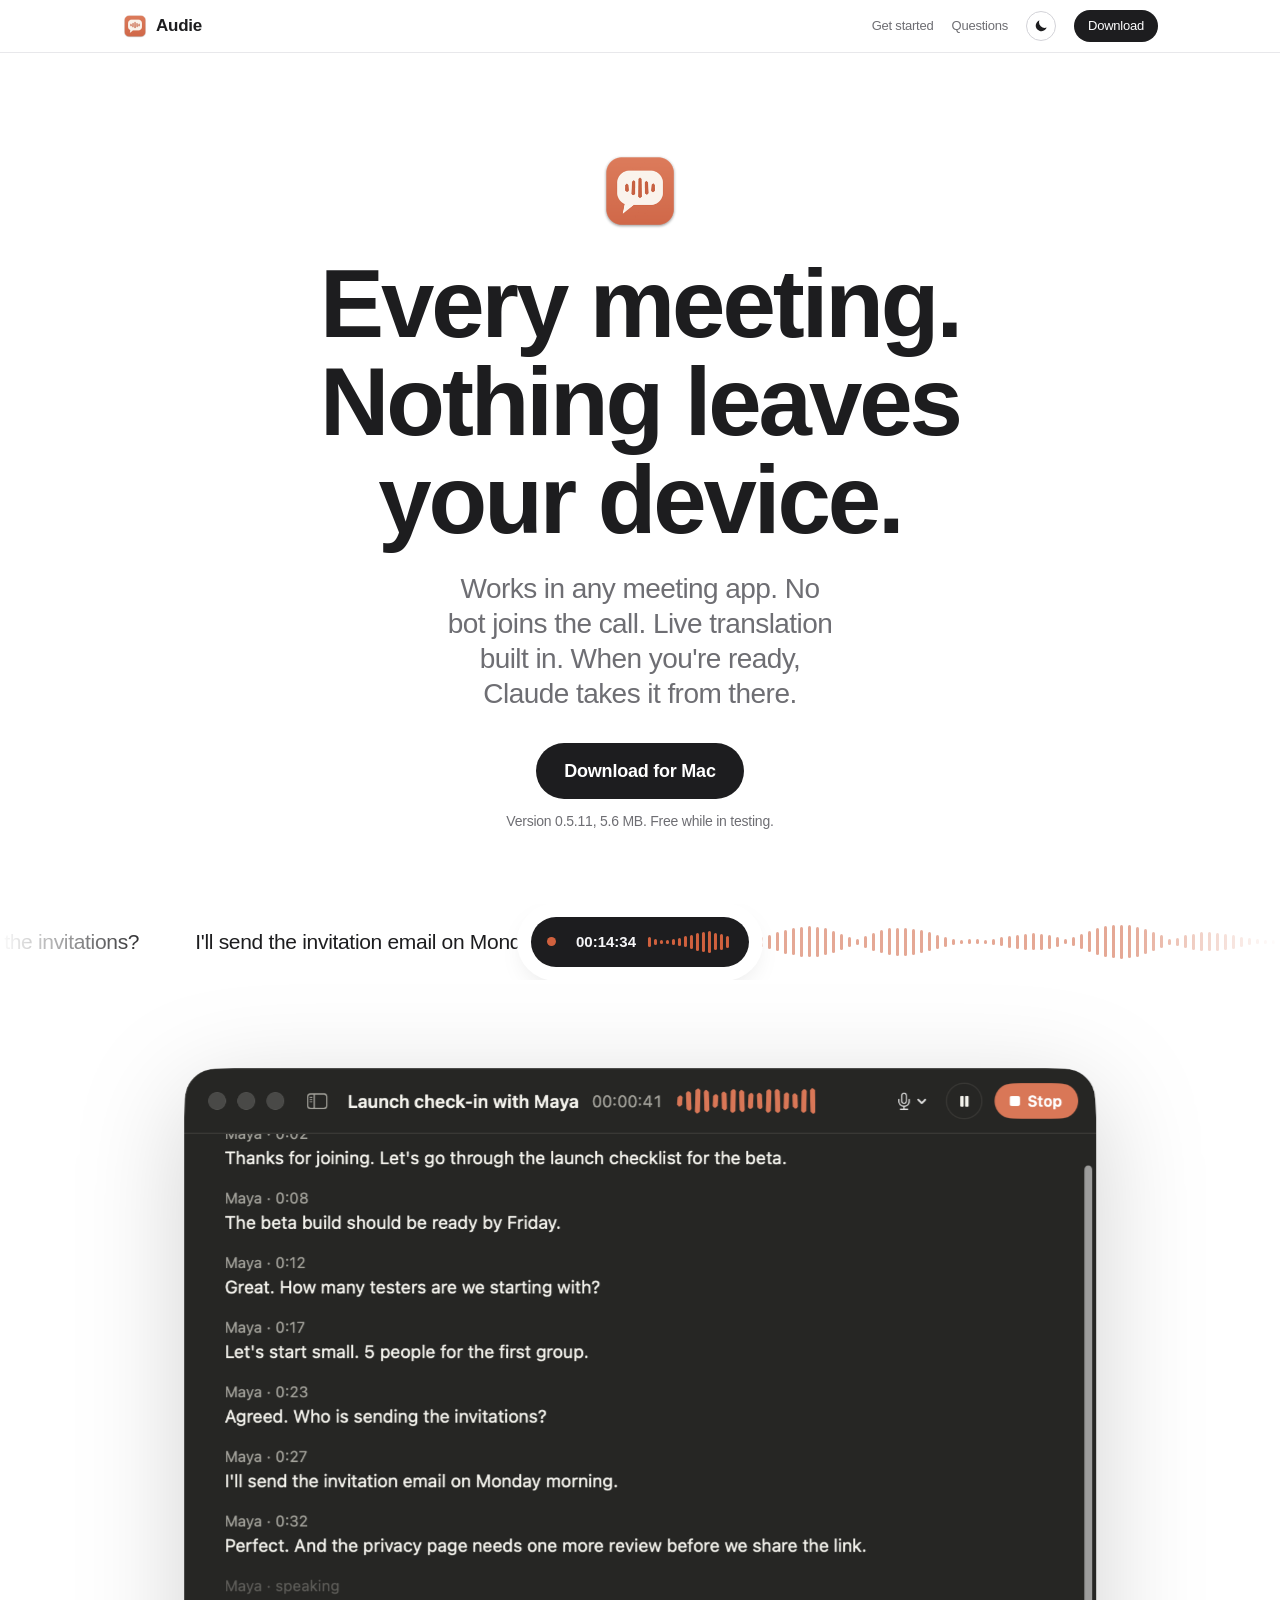
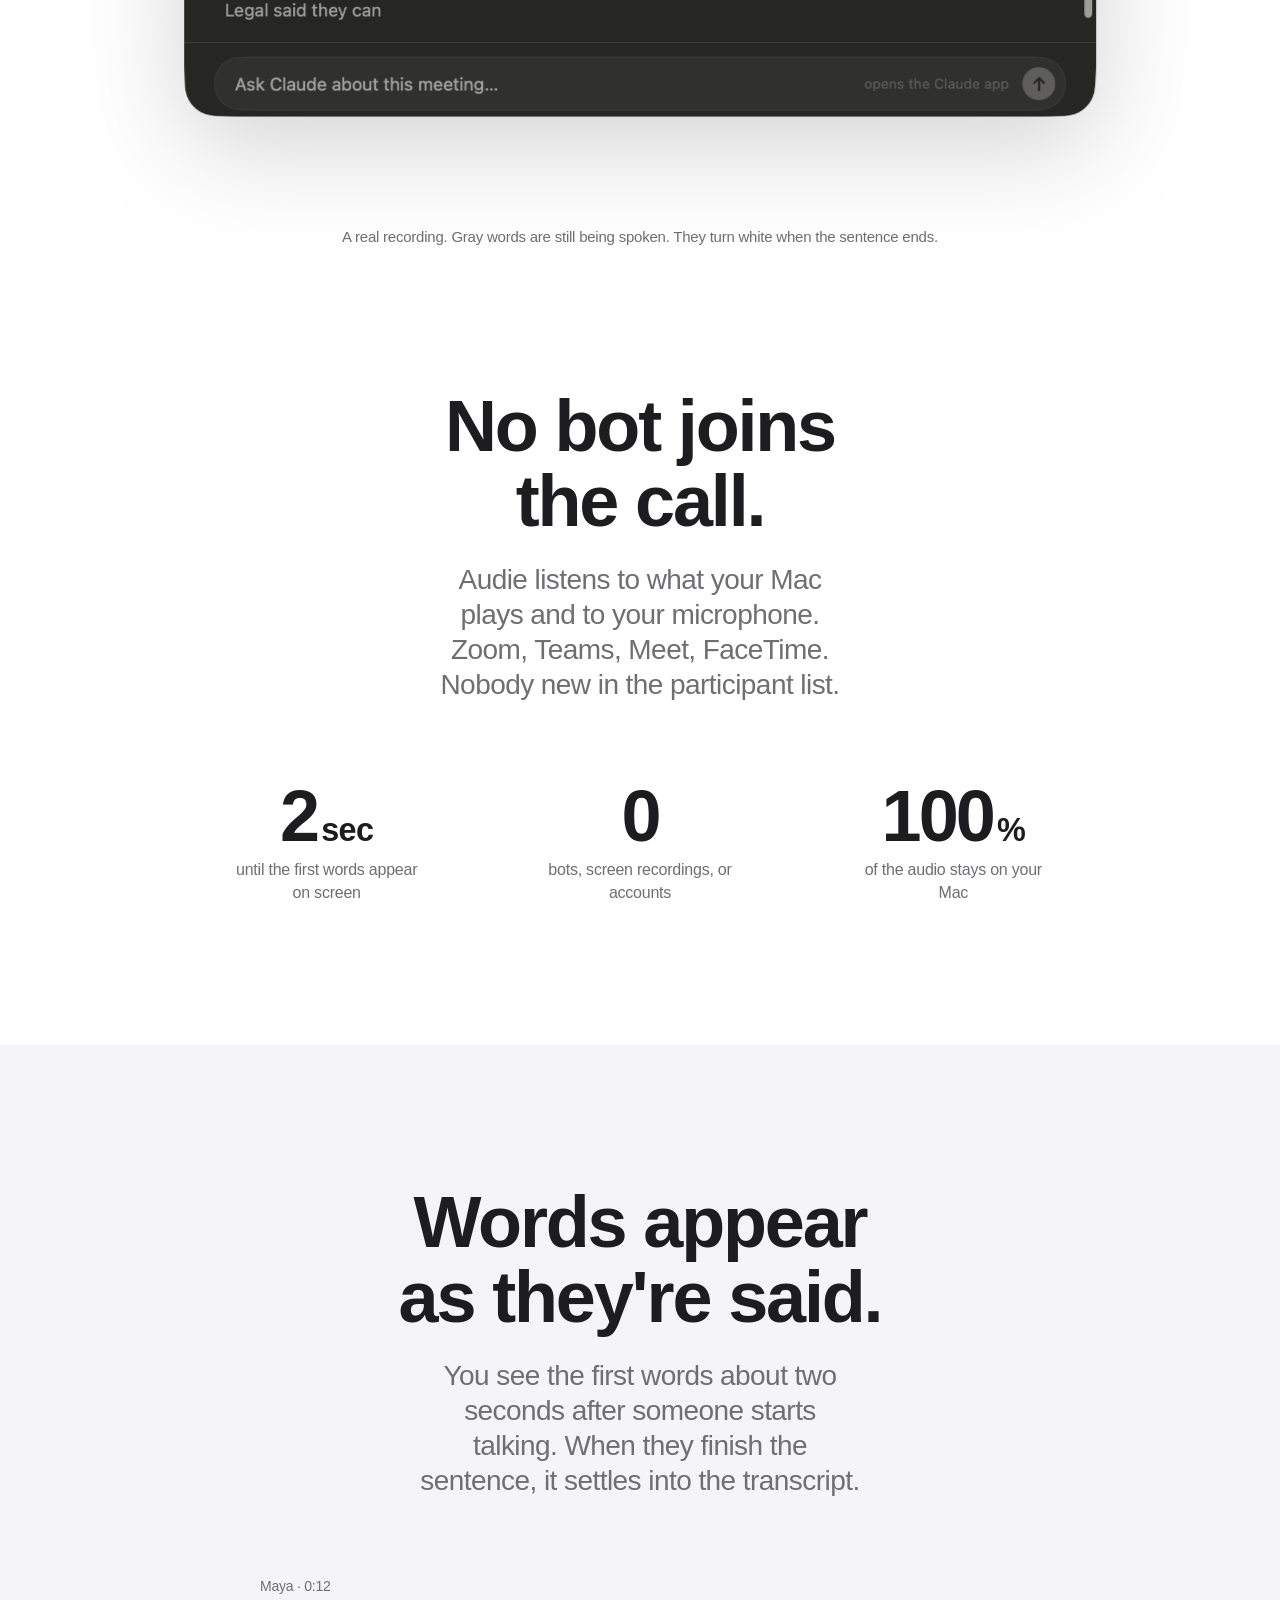
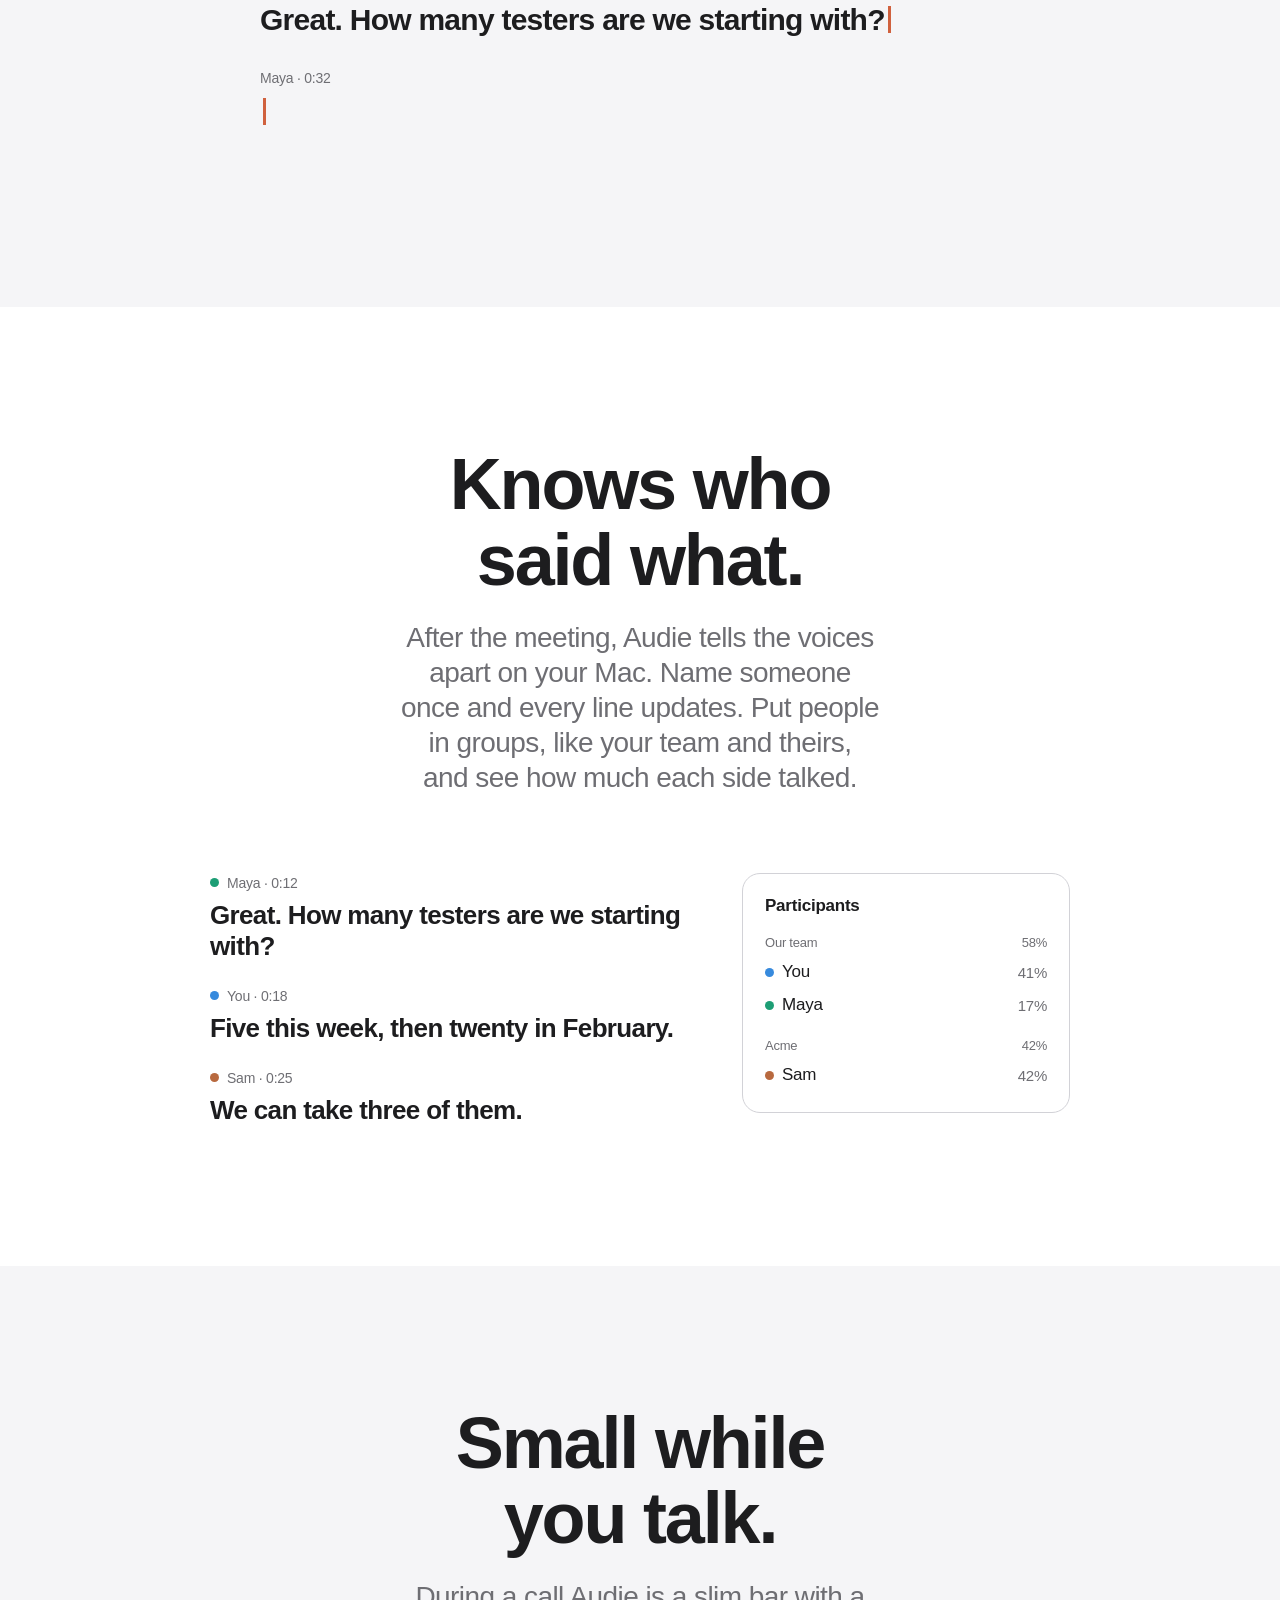
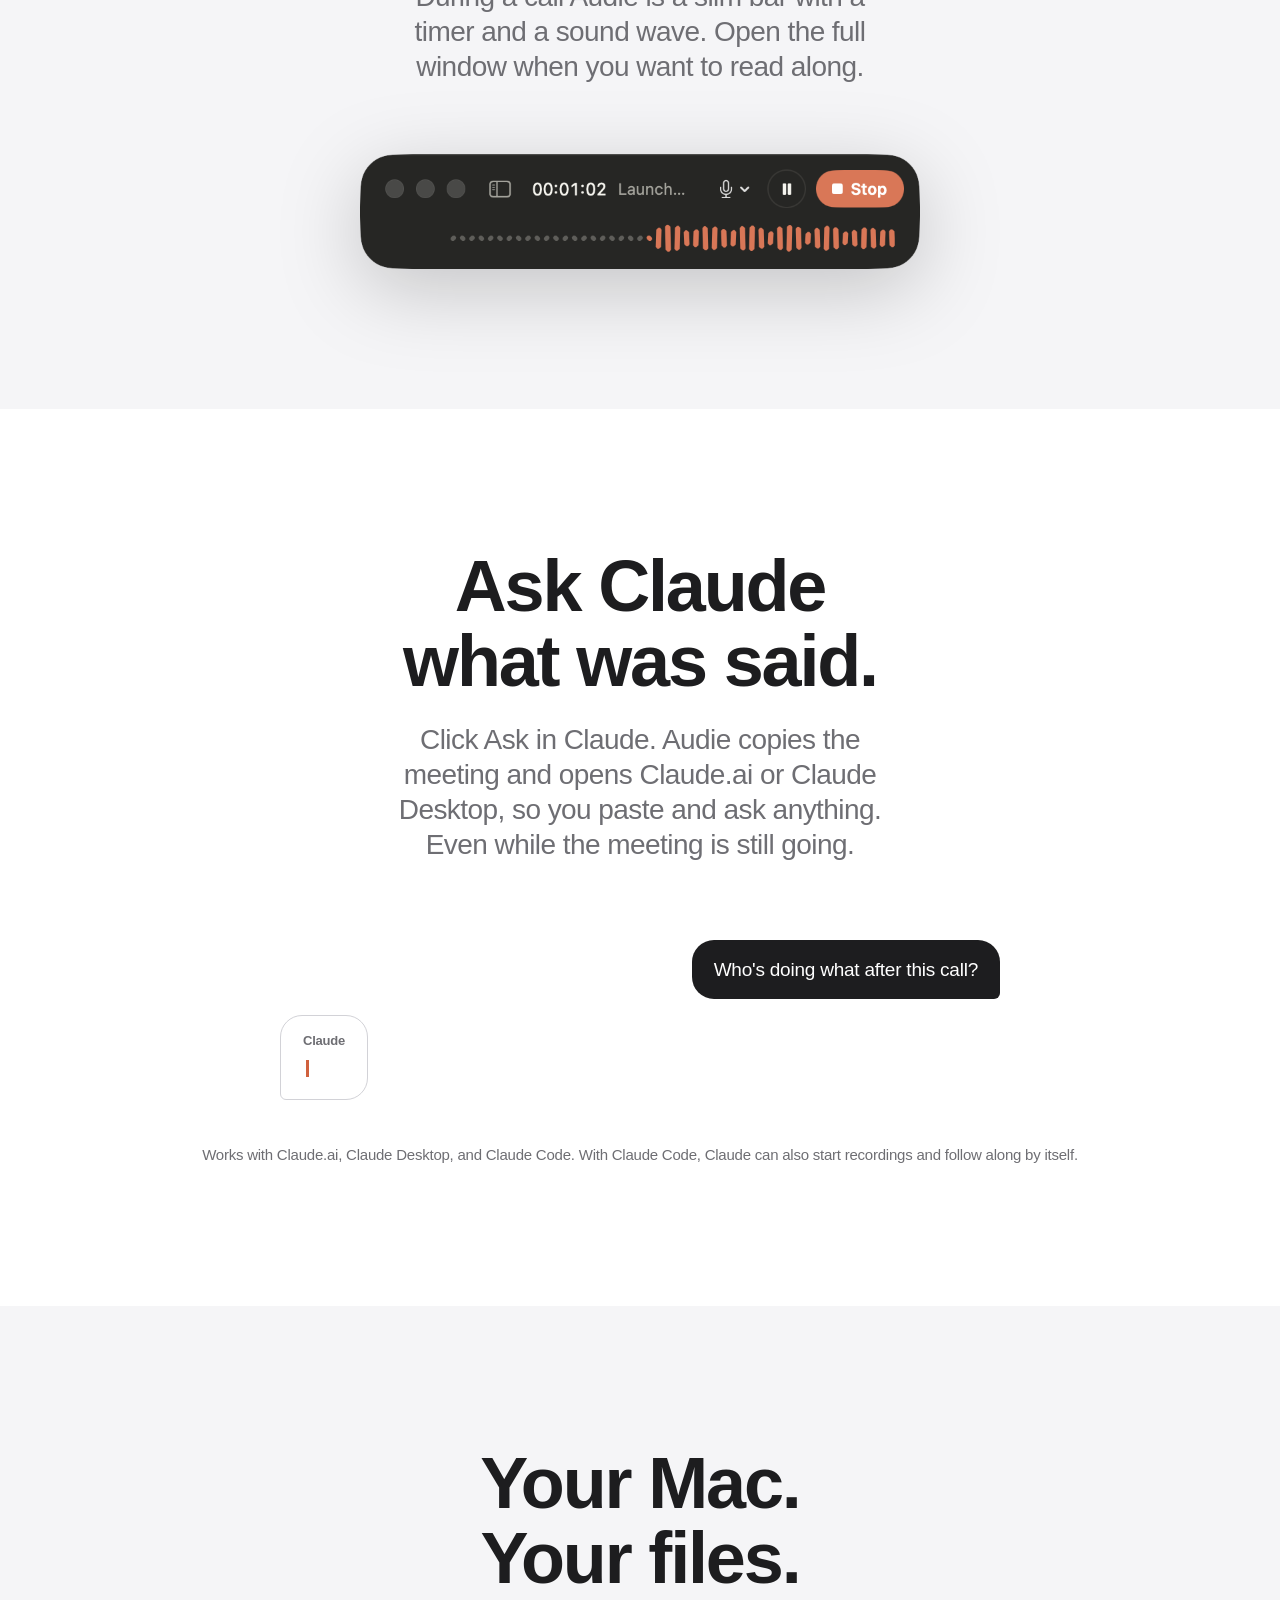
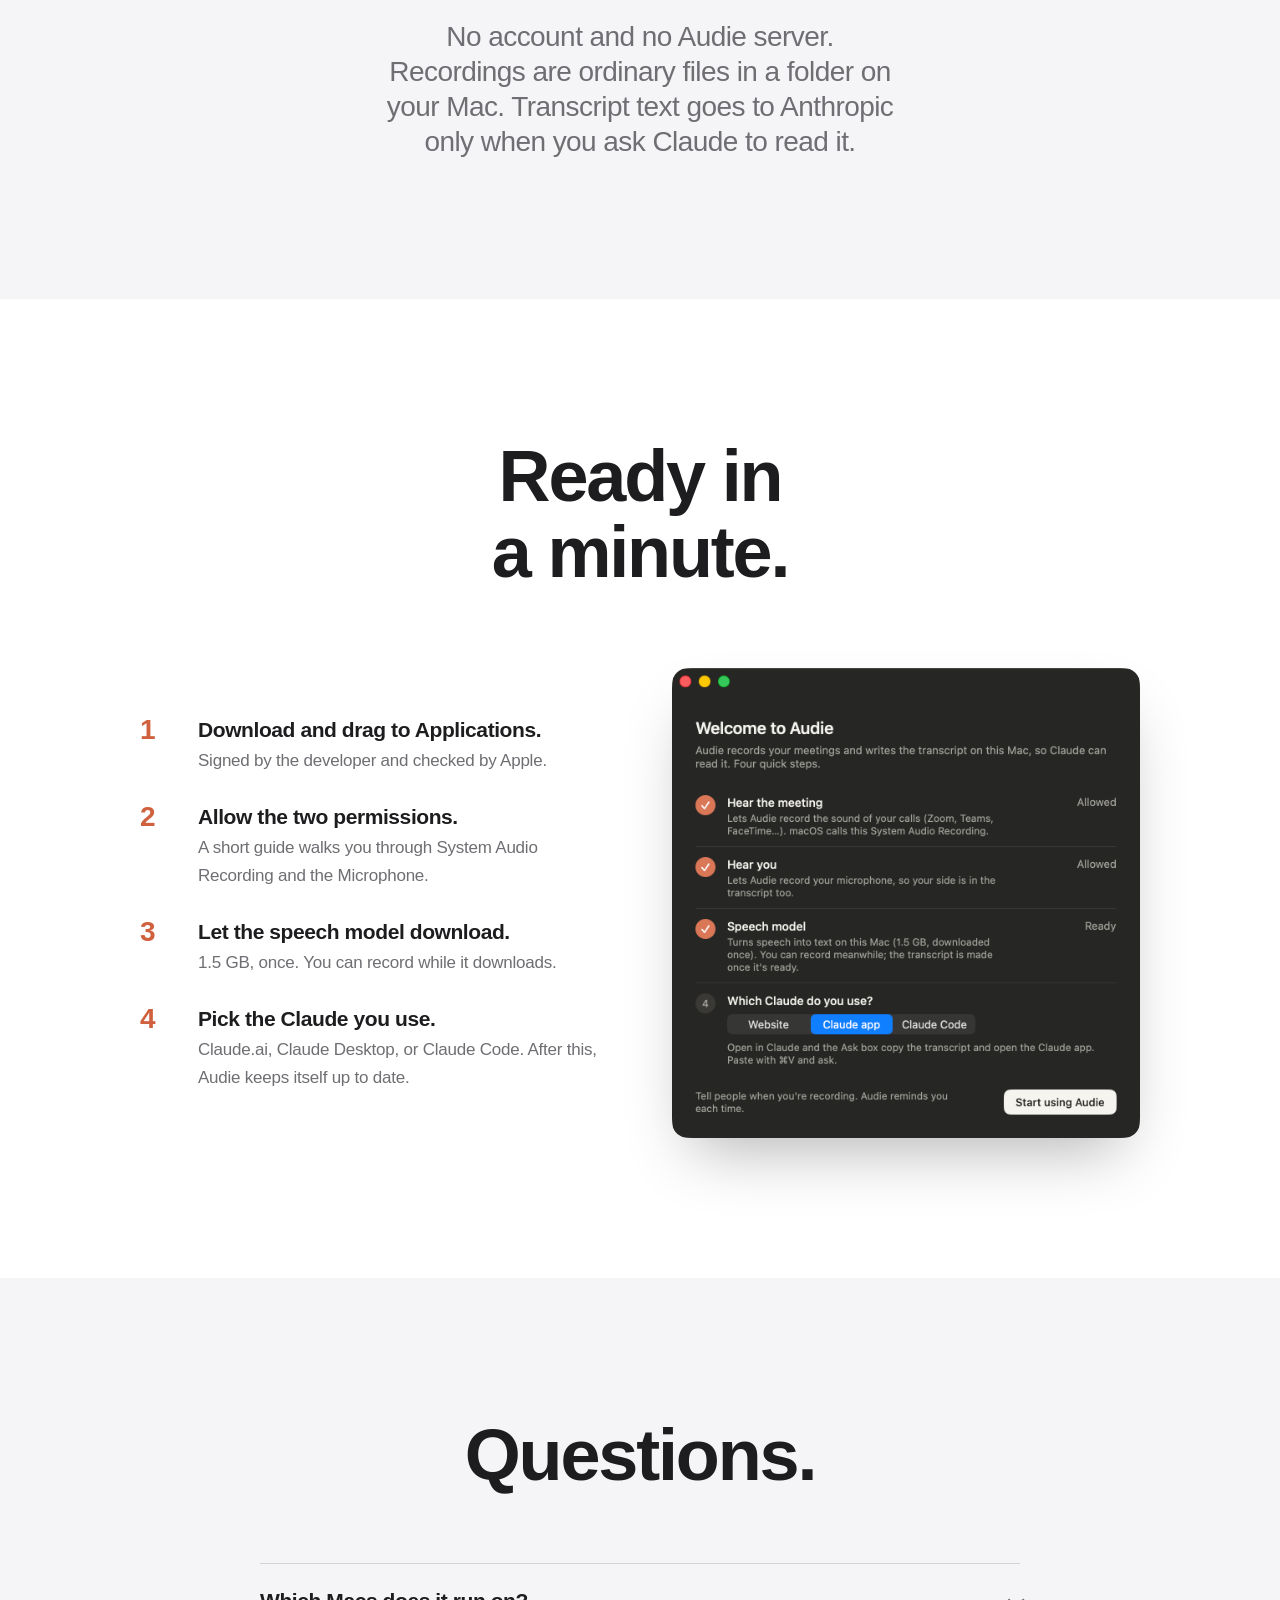
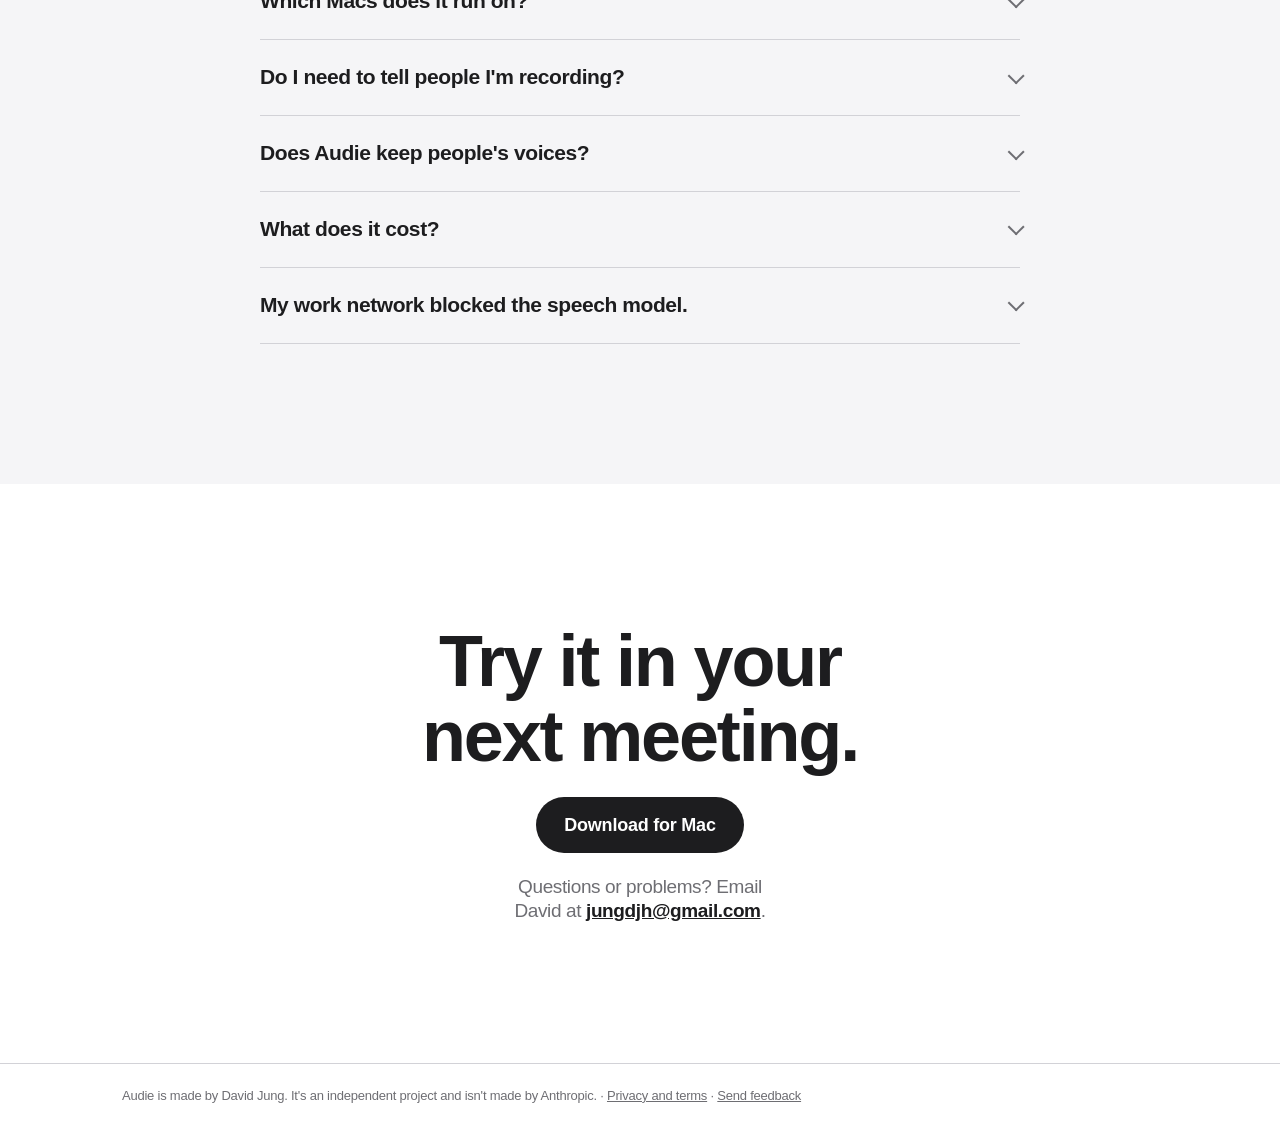
<file: index.html>
<!doctype html>
<html lang="en">
<meta charset="utf-8">
<meta name="viewport" content="width=device-width, initial-scale=1, viewport-fit=cover">
<title>Audie for Mac</title>
<meta name="robots" content="noindex, nofollow">
<meta name="description" content="Every meeting. Nothing leaves your device. Works in any meeting app. No bot joins the call. Live translation built in. When you're ready, Claude takes it from there.">
<!-- Unlisted page for invited testers (GitHub Pages, no custom domain). Draft v4, 2026-11-12.
     Screenshots are real: Audie 0.4.4 recording a demo meeting. Light by default; dark only when chosen. -->
<link rel="icon" href="icon.png">
<style>
/* Layout: Apple-style product page. Big bold centered statements, lots of air, the real app as the
   picture. One moving idea throughout: speech turning into text (the hero ribbon, the typed lines). */
:root {
  --bg: #FFFFFF;
  --alt: #F5F5F7;          /* alternate band */
  --ink: #1D1D1F;
  --gray: #6E6E73;
  --line: #D2D2D7;
  --rec: #D0613E;          /* Audie's record color: the wave and the dot, nothing else */
  --pill: #1D1D1F;         /* the recording pill */
  --pill-ink: #F5F5F7;
  --font: -apple-system, BlinkMacSystemFont, "SF Pro Display", "SF Pro Text", Inter, "Helvetica Neue", Arial, sans-serif;
  color-scheme: light;
}
:root[data-theme="dark"] {
  --bg: #000000; --alt: #111113; --ink: #F5F5F7; --gray: #A1A1A6; --line: #3A3A3C;
  --rec: #E2734F; --pill: #F5F5F7; --pill-ink: #1D1D1F; color-scheme: dark;
}

* { box-sizing: border-box; }
html { scroll-behavior: smooth; }
body { margin: 0; background: var(--bg); color: var(--ink); font: 19px/1.47 var(--font); letter-spacing: -0.012em; -webkit-font-smoothing: antialiased; overflow-x: hidden; transition: background .3s, color .3s; }
a { color: inherit; }
p { margin: 0; }
:focus-visible { outline: 2px solid var(--rec); outline-offset: 3px; border-radius: 6px; }
.wrap { max-width: 1080px; margin: 0 auto; padding-left: max(22px, env(safe-area-inset-left, 0px)); padding-right: max(22px, env(safe-area-inset-right, 0px)); }

/* Header */
header { position: sticky; top: env(safe-area-inset-top, 0px); z-index: 20; background: color-mix(in srgb, var(--bg) 82%, transparent); backdrop-filter: saturate(180%) blur(20px); -webkit-backdrop-filter: saturate(180%) blur(20px); border-bottom: 1px solid color-mix(in srgb, var(--line) 50%, transparent); }
body::before { content: ""; position: fixed; inset: 0 0 auto; height: env(safe-area-inset-top, 0px); z-index: 30; background: var(--bg); }
header .wrap { display: flex; align-items: center; justify-content: space-between; height: 52px; gap: 16px; }
.name { display: flex; align-items: center; gap: 8px; font-weight: 600; font-size: 17px; text-decoration: none; }
.name img { width: 26px; height: 26px; }
.right { display: flex; align-items: center; gap: 18px; font-size: 13px; }
.right a.link { text-decoration: none; color: var(--gray); }
.right a.link:hover { color: var(--ink); }
@media (max-width: 560px) { .right a.link { display: none; } }
.small-btn { background: var(--ink); color: var(--bg); text-decoration: none; font-weight: 500; font-size: 13px; padding: 6px 14px; border-radius: 999px; }
.theme { width: 30px; height: 30px; border-radius: 50%; border: 1px solid var(--line); background: transparent; color: var(--ink); display: grid; place-items: center; cursor: pointer; padding: 0; }
.theme svg { width: 15px; height: 15px; }
.theme .moon { display: block; } .theme .sun { display: none; }
:root[data-theme="dark"] .theme .moon { display: none; } :root[data-theme="dark"] .theme .sun { display: block; }

/* Hero */
.hero { text-align: center; padding-block: 96px 0; display: grid; justify-items: center; gap: 22px; }
.hero .icon { width: 84px; height: 84px; }
h1 { margin: 0; font-size: clamp(46px, 8.4vw, 96px); line-height: 1.02; font-weight: 700; letter-spacing: -0.032em; max-width: 12ch; text-wrap: balance; }
.sub { font-size: clamp(21px, 2.4vw, 28px); line-height: 1.25; font-weight: 500; color: var(--gray); letter-spacing: -0.02em; max-width: 30ch; text-wrap: balance; }
.cta { display: grid; justify-items: center; gap: 12px; margin-top: 10px; }
.button { display: inline-flex; align-items: center; gap: 8px; background: var(--ink); color: var(--bg); text-decoration: none; font-weight: 600; font-size: 18px; padding: 15px 28px; border-radius: 999px; transition: transform .2s ease; }
.button:hover { transform: scale(1.03); }
.cta small { font-size: 14px; color: var(--gray); }

/* The ribbon: Audie's recording pill in the middle; finished lines stream out of it. */
.ribbon { position: relative; margin-top: 72px; height: 76px; overflow: hidden;
  mask-image: linear-gradient(90deg, transparent, #000 12%, #000 88%, transparent); -webkit-mask-image: linear-gradient(90deg, transparent, #000 12%, #000 88%, transparent); }
.ribbon .left { position: absolute; inset: 0 50% 0 0; overflow: hidden; }
.ribbon .in { position: absolute; top: 50%; left: 50%; right: 0; transform: translateY(-50%); display: flex; align-items: center; gap: 5px; padding-left: 120px; height: 40px; overflow: hidden; }
.ribbon .in b { flex: none; width: 3px; border-radius: 3px; background: var(--rec); opacity: .55; height: 4px; }
.stream { position: absolute; top: 50%; left: 100%; display: flex; gap: 56px; white-space: nowrap; transform: translate(0, -50%); font-size: 21px; font-weight: 500; letter-spacing: -0.015em; will-change: transform; }
.stream span { color: var(--ink); }
.stream span.ko { color: var(--gray); }
.pill { position: absolute; top: 50%; left: 50%; transform: translate(-50%, -50%); z-index: 2; display: flex; align-items: center; gap: 12px; background: var(--pill); color: var(--pill-ink); border-radius: 999px; padding: 12px 20px 12px 16px; box-shadow: 0 0 0 14px var(--bg), 0 10px 30px rgba(0,0,0,.18); }
.dot { width: 9px; height: 9px; border-radius: 50%; background: var(--rec); animation: pulse 1.6s ease-in-out infinite; }
@keyframes pulse { 50% { opacity: .35; } }
.pill .t { font-size: 15px; font-weight: 600; font-variant-numeric: tabular-nums; letter-spacing: 0; }
.wave { display: flex; align-items: center; gap: 3px; height: 26px; }
.wave b { width: 3px; border-radius: 3px; background: var(--rec); height: 4px; transition: height .1s ease-out; }

/* Product shot */
.shot-wrap { padding-block: 88px 0; }
.shot { display: block; width: 100%; height: auto; transform-origin: 50% 0; will-change: transform; filter: drop-shadow(0 30px 60px rgba(0,0,0,.18)); }
.caption { text-align: center; color: var(--gray); font-size: 15px; margin-top: 22px; }

/* Statement bands */
.band { padding-block: 140px; padding-left: max(22px, env(safe-area-inset-left, 0px)); padding-right: max(22px, env(safe-area-inset-right, 0px)); text-align: center; display: grid; justify-items: center; gap: 22px; }
.band.alt { background: var(--alt); }
h2 { margin: 0; font-size: clamp(40px, 6vw, 72px); line-height: 1.05; font-weight: 700; letter-spacing: -0.03em; max-width: 14ch; text-wrap: balance; }
.band .sub { max-width: 34ch; }

/* Facts row */
.facts { display: grid; grid-template-columns: repeat(3, minmax(0, 1fr)); gap: 40px; margin-top: 56px; width: 100%; max-width: 900px; }
.fact { display: grid; gap: 6px; justify-items: center; }
.fact .n { font-size: clamp(48px, 6vw, 72px); font-weight: 700; letter-spacing: -0.04em; line-height: 1; }
.fact .n small { font-size: .45em; letter-spacing: -0.02em; margin-left: 4px; }
.fact p { color: var(--gray); font-size: 16px; max-width: 22ch; }
@media (max-width: 700px) { .facts { grid-template-columns: 1fr; gap: 36px; } }

/* Translation demo */
.trans { margin-top: 56px; width: 100%; max-width: 760px; display: grid; gap: 30px; text-align: left; }
.tl { display: grid; gap: 6px; }
.tl .who { font-size: 14px; color: var(--gray); font-variant-numeric: tabular-nums; }
.tl .en { font-size: clamp(22px, 2.8vw, 30px); font-weight: 600; letter-spacing: -0.025em; line-height: 1.2; min-height: 1.2em; }
.tl .ko { font-size: 18px; color: var(--gray); }
.caret::after { content: ""; display: inline-block; width: 3px; height: .9em; margin-left: 3px; vertical-align: -.08em; background: var(--rec); animation: blink 1s steps(1) infinite; }
@keyframes blink { 50% { opacity: 0; } }

/* Small bar */
.bar { display: block; width: 100%; max-width: 560px; height: auto; margin-top: 48px; filter: drop-shadow(0 20px 40px rgba(0,0,0,.2)); }

/* Claude exchange */
.chat { margin-top: 56px; width: 100%; max-width: 720px; display: grid; gap: 16px; text-align: left; }
.msg { border-radius: 22px; padding: 16px 22px; font-size: 19px; line-height: 1.45; max-width: 88%; }
.msg.you { justify-self: end; background: var(--ink); color: var(--bg); border-bottom-right-radius: 6px; }
.msg.claude { justify-self: start; background: var(--bg); border: 1px solid var(--line); border-bottom-left-radius: 6px; }
.msg .from { display: block; font-size: 13px; font-weight: 600; color: var(--gray); margin-bottom: 4px; }
.band.alt .msg.claude { background: var(--bg); }

/* Steps */
.steps { display: grid; grid-template-columns: minmax(0, 1fr) minmax(0, 1fr); gap: 64px; align-items: center; text-align: left; margin-top: 56px; width: 100%; max-width: 1000px; }
.steps ol { list-style: none; margin: 0; padding: 0; display: grid; gap: 28px; counter-reset: n; }
.steps li { counter-increment: n; display: grid; grid-template-columns: 44px 1fr; gap: 14px; }
.steps li::before { content: counter(n); font-size: 28px; font-weight: 700; letter-spacing: -0.03em; color: var(--rec); line-height: 1.1; }
.steps b { display: block; font-size: 21px; letter-spacing: -0.02em; }
.steps span { color: var(--gray); font-size: 17px; }
.welcome { display: block; width: 100%; max-width: 480px; height: auto; border-radius: 16px; justify-self: center; box-shadow: 0 30px 60px -20px rgba(0,0,0,.3); }
@media (max-width: 820px) { .steps { grid-template-columns: 1fr; gap: 48px; } }

/* FAQ */
.faq { margin-top: 48px; width: 100%; max-width: 760px; text-align: left; border-top: 1px solid var(--line); }
.faq details { border-bottom: 1px solid var(--line); }
.faq summary { cursor: pointer; list-style: none; display: flex; justify-content: space-between; align-items: center; gap: 16px; padding-block: 22px; font-size: 21px; font-weight: 600; letter-spacing: -0.02em; }
.faq summary::-webkit-details-marker { display: none; }
.faq summary::after { content: ""; width: 10px; height: 10px; border-right: 2px solid var(--gray); border-bottom: 2px solid var(--gray); transform: rotate(45deg) translateY(-3px); transition: transform .25s; flex: none; }
.faq details[open] summary::after { transform: rotate(-135deg); }
.faq details p { color: var(--gray); padding-bottom: 22px; max-width: 60ch; }

/* End */
.end .addr { font-weight: 600; color: var(--ink); }
footer { border-top: 1px solid var(--line); padding-block: 22px 40px; font-size: 13px; color: var(--gray); }

/* Scroll reveal: elements rise slightly when they come into view. They're visible without it. */
.rise { transition: transform .9s cubic-bezier(.2,.7,.2,1), opacity .9s; }
.rise.pre { transform: translateY(28px); opacity: .001; }

@media (prefers-reduced-motion: reduce) {
  html { scroll-behavior: auto; }
  .dot, .caret::after { animation: none; }
  .rise, .rise.pre { transform: none; opacity: 1; transition: none; }
  .button:hover { transform: none; }
}
.who-demo { margin-top: 56px; width: 100%; max-width: 860px; display: grid; grid-template-columns: minmax(0, 1.5fr) minmax(0, 1fr); gap: 40px; text-align: left; align-items: start; }
.who-demo .trans { margin-top: 0; gap: 24px; }
.who-demo .tl .en { font-size: clamp(20px, 2.4vw, 26px); }
.dot { display: inline-block; width: 9px; height: 9px; border-radius: 50%; margin-right: 8px; vertical-align: 1px; }
.people { background: var(--bg); border: 1px solid var(--line); border-radius: 18px; padding: 20px 22px; font-size: 17px; }
.people .t { font-weight: 600; margin-bottom: 6px; }
.people .g { display: flex; justify-content: space-between; font-size: 13px; color: var(--gray); margin: 14px 0 4px; }
.people .p { display: flex; align-items: center; padding: 4px 0; }
.people .p span:last-child { margin-left: auto; color: var(--gray); font-size: 15px; font-variant-numeric: tabular-nums; }
@media (max-width: 760px) { .who-demo { grid-template-columns: 1fr; gap: 32px; } }
</style>

<header>
  <div class="wrap">
    <a class="name" href="#top"><img src="icon.png" alt="" width="26" height="26">Audie</a>
    <div class="right">
      <a class="link" href="#start">Get started</a>
      <a class="link" href="#faq">Questions</a>
      <button class="theme" id="theme" type="button" aria-label="Switch to dark mode">
        <svg class="moon" viewBox="0 0 16 16" aria-hidden="true"><path d="M13.5 10.2A6 6 0 0 1 5.8 2.5a6 6 0 1 0 7.7 7.7z" fill="currentColor"/></svg>
        <svg class="sun" viewBox="0 0 16 16" aria-hidden="true"><circle cx="8" cy="8" r="3.2" fill="currentColor"/><g stroke="currentColor" stroke-width="1.5" stroke-linecap="round"><path d="M8 1v1.6M8 13.4V15M1 8h1.6M13.4 8H15M3 3l1.1 1.1M11.9 11.9 13 13M3 13l1.1-1.1M11.9 4.1 13 3"/></g></svg>
      </button>
      <a class="small-btn" href="https://github.com/jungdjh/audie-updates/releases/latest/download/Audie.dmg">Download</a>
    </div>
  </div>
</header>

<main id="top">
  <section class="wrap hero">
    <img class="icon" src="icon.png" alt="" width="84" height="84">
    <h1>Every meeting. Nothing leaves your device.</h1>
    <p class="sub">Works in any meeting app. No bot joins the call. Live translation built in. When you're ready, Claude takes it from there.</p>
    <div class="cta">
      <a class="button" href="https://github.com/jungdjh/audie-updates/releases/latest/download/Audie.dmg">Download for Mac</a>
      <small>Version 0.5.11, 5.6 MB. Free while in testing.</small>
    </div>
  </section>

  <div class="ribbon" aria-label="Audie recording, with transcript lines streaming out">
    <div class="left"><div class="stream" id="stream" aria-hidden="true"></div></div>
    <div class="in" id="in" aria-hidden="true"></div>
    <div class="pill"><span class="dot"></span><span class="t" id="clock">00:14:32</span><div class="wave" id="wave"></div></div>
  </div>

  <div class="wrap shot-wrap">
    <img class="shot" id="shot" src="window.png" width="1440" height="1024" alt="Audie recording a meeting. Finished lines are white; the last line, still being spoken, is gray. An Ask Claude box sits under the transcript.">
    <p class="caption">A real recording. Gray words are still being spoken. They turn white when the sentence ends.</p>
  </div>

  <section class="band">
    <h2 class="rise">No bot joins the call.</h2>
    <p class="sub rise">Audie listens to what your Mac plays and to your microphone. Zoom, Teams, Meet, FaceTime. Nobody new in the participant list.</p>
    <div class="facts">
      <div class="fact rise"><span class="n">2<small>sec</small></span><p>until the first words appear on screen</p></div>
      <div class="fact rise"><span class="n">0</span><p>bots, screen recordings, or accounts</p></div>
      <div class="fact rise"><span class="n">100<small>%</small></span><p>of the audio stays on your Mac</p></div>
    </div>
  </section>

  <section class="band alt">
    <h2 class="rise">Words appear as they're said.</h2>
    <p class="sub rise">You see the first words about two seconds after someone starts talking. When they finish the sentence, it settles into the transcript.</p>
    <div class="trans" id="trans">
      <div class="tl"><span class="who">Maya · 0:12</span><span class="en" data-type>Great. How many testers are we starting with?</span></div>
      <div class="tl"><span class="who">Maya · 0:32</span><span class="en" data-type>Perfect. And the privacy page needs one more review before we share the link.</span></div>
    </div>
  </section>

  <section class="band">
    <h2 class="rise">Knows who said what.</h2>
    <p class="sub rise">After the meeting, Audie tells the voices apart on your Mac. Name someone once and every line updates. Put people in groups, like your team and theirs, and see how much each side talked.</p>
    <div class="who-demo rise">
      <div class="trans">
        <div class="tl"><span class="who"><span class="dot" style="background:#1D9E75"></span>Maya · 0:12</span><span class="en">Great. How many testers are we starting with?</span></div>
        <div class="tl"><span class="who"><span class="dot" style="background:#378ADD"></span>You · 0:18</span><span class="en">Five this week, then twenty in February.</span></div>
        <div class="tl"><span class="who"><span class="dot" style="background:#B8693F"></span>Sam · 0:25</span><span class="en">We can take three of them.</span></div>
      </div>
      <div class="people" aria-label="Participants: Our team, You 41% and Maya 17%; Acme, Sam 42%">
        <div class="t">Participants</div>
        <div class="g"><span>Our team</span><span>58%</span></div>
        <div class="p"><span class="dot" style="background:#378ADD"></span><span>You</span><span>41%</span></div>
        <div class="p"><span class="dot" style="background:#1D9E75"></span><span>Maya</span><span>17%</span></div>
        <div class="g"><span>Acme</span><span>42%</span></div>
        <div class="p"><span class="dot" style="background:#B8693F"></span><span>Sam</span><span>42%</span></div>
      </div>
    </div>
  </section>

  <section class="band alt">
    <h2 class="rise">Small while you talk.</h2>
    <p class="sub rise">During a call Audie is a slim bar with a timer and a sound wave. Open the full window when you want to read along.</p>
    <img class="bar rise" src="bar.png" width="840" height="172" alt="Audie's small recording bar with a timer, the meeting name, pause, stop and a sound wave.">
  </section>

  <section class="band">
    <h2 class="rise">Ask Claude what was said.</h2>
    <p class="sub rise">Click Ask in Claude. Audie copies the meeting and opens Claude.ai or Claude Desktop, so you paste and ask anything. Even while the meeting is still going.</p>
    <div class="chat" id="chat">
      <div class="msg you rise">Who's doing what after this call?</div>
      <div class="msg claude rise"><span class="from">Claude</span><span data-type>Maya has the beta build ready by Friday and sends the tester invitations Monday morning. Legal finishes reviewing the privacy page by Wednesday. You're sending a summary after the call.</span></div>
    </div>
    <p class="caption rise">Works with Claude.ai, Claude Desktop, and Claude Code. With Claude Code, Claude can also start recordings and follow along by itself.</p>
  </section>

  <section class="band alt">
    <h2 class="rise">Your Mac. Your files.</h2>
    <p class="sub rise">No account and no Audie server. Recordings are ordinary files in a folder on your Mac. Transcript text goes to Anthropic only when you ask Claude to read it.</p>
  </section>

  <section class="band" id="start">
    <h2 class="rise">Ready in a minute.</h2>
    <div class="steps">
      <ol>
        <li class="rise"><div><b>Download and drag to Applications.</b><span>Signed by the developer and checked by Apple.</span></div></li>
        <li class="rise"><div><b>Allow the two permissions.</b><span>A short guide walks you through System Audio Recording and the Microphone.</span></div></li>
        <li class="rise"><div><b>Let the speech model download.</b><span>1.5 GB, once. You can record while it downloads.</span></div></li>
        <li class="rise"><div><b>Pick the Claude you use.</b><span>Claude.ai, Claude Desktop, or Claude Code. After this, Audie keeps itself up to date.</span></div></li>
      </ol>
      <img class="welcome rise" src="welcome.png" width="1120" height="1124" alt="Audie's welcome guide with its four steps.">
    </div>
  </section>

  <section class="band alt" id="faq">
    <h2 class="rise">Questions.</h2>
    <div class="faq">
      <details><summary>Which Macs does it run on?</summary><p>Macs with Apple silicon (M1 or later) on macOS 14.2 or later, with about 2 GB free.</p></details>
      <details><summary>Do I need to tell people I'm recording?</summary><p>Yes. Many places require everyone's consent, and your workplace may have its own rules. Audie reminds you every time you start, unless you turn the reminder off.</p></details>
      <details><summary>Does Audie keep people's voices?</summary><p>No. It tells voices apart within one meeting and keeps only the names you type. The one voice it can learn is yours, so it can find you in a room.</p></details>
      <details><summary>What does it cost?</summary><p>Nothing. Audie is free while it's tested with a small group.</p></details>
      <details><summary>My work network blocked the speech model.</summary><p>Email David for the model file, then use Settings › Speech › Import.</p></details>
    </div>
  </section>

  <section class="band end">
    <h2 class="rise">Try it in your next meeting.</h2>
    <a class="button rise" href="https://github.com/jungdjh/audie-updates/releases/latest/download/Audie.dmg">Download for Mac</a>
    <p class="sub rise" style="font-size:19px">Questions or problems? Email David at <a class="addr" href="mailto:jungdjh@gmail.com?subject=Audie">jungdjh@gmail.com</a>.</p>
  </section>

  <footer>
    <div class="wrap">Audie is made by David Jung. It's an independent project and isn't made by Anthropic. · <a href="privacy.html">Privacy and terms</a> · <a href="feedback.html">Send feedback</a></div>
  </footer>
</main>

<script>
(() => {
  const root = document.documentElement;
  const reduce = matchMedia("(prefers-reduced-motion: reduce)").matches;

  // Theme: light unless the visitor picks dark (remembered on this browser).
  const btn = document.getElementById("theme");
  const apply = t => {
    if (t === "dark") root.setAttribute("data-theme", "dark"); else root.removeAttribute("data-theme");
    btn.setAttribute("aria-label", t === "dark" ? "Switch to light mode" : "Switch to dark mode");
  };
  let saved = null; try { saved = localStorage.getItem("audie-theme"); } catch (e) {}
  apply(saved === "dark" ? "dark" : "light");
  btn.addEventListener("click", () => {
    const next = root.getAttribute("data-theme") === "dark" ? "light" : "dark";
    apply(next); try { localStorage.setItem("audie-theme", next); } catch (e) {}
  });

  // The recording pill: wave and clock.
  const wave = document.getElementById("wave");
  const bars = Array.from({ length: 14 }, () => wave.appendChild(document.createElement("b")));
  let t = 0;
  const drawWave = () => { t++; bars.forEach((b, i) => {
    const env = 0.5 + 0.5 * Math.sin(t / 7 + i / 2.2) * Math.sin(t / 17);
    b.style.height = (reduce ? 6 + 12 * Math.abs(Math.sin(i / 1.7)) : 4 + Math.max(0, env) * 20 * (0.55 + Math.random() * 0.45)).toFixed(1) + "px"; }); };
  drawWave();
  let secs = 14 * 60 + 32;
  const clock = document.getElementById("clock");
  if (!reduce) {
    setInterval(drawWave, 100);
    setInterval(() => { secs++; clock.textContent = [secs / 3600 | 0, (secs / 60 | 0) % 60, secs % 60].map(v => String(v).padStart(2, "0")).join(":"); }, 1000);
  }

  // The ribbon: lines from the real demo transcript stream left out of the pill.
  const lines = [
    ["Thanks for joining. Let's go through the launch checklist for the beta.", ""],
    ["The beta build should be ready by Friday.", ""],
    ["Great. How many testers are we starting with?", ""],
    ["Let's start small. 5 people for the first group.", ""],
    ["Agreed. Who is sending the invitations?", ""],
    ["I'll send the invitation email on Monday morning.", ""],
    ["Perfect. And the privacy page needs one more review before we share the link.", ""],
    ["Legal said they can finish the review by Wednesday.", ""],
    ["Then we're set. I'll send a summary after the call.", ""],
  ];
  const stream = document.getElementById("stream");
  const fill = () => lines.forEach(([s, k]) => { const e = document.createElement("span"); e.textContent = s; stream.appendChild(e); });
  fill(); fill();   // twice, so the loop is seamless
  let x = 0, half = 0;
  const measure = () => { half = stream.scrollWidth / 2; };
  measure(); addEventListener("resize", measure);
  // Sound comes in from the right; text comes out of the pill on the left.
  const inWave = document.getElementById("in");
  // Enough bars to reach the right edge at any window width (3 px bar + 5 px gap each).
  const inBars = [];
  const buildIn = () => {
    const n = Math.ceil(Math.max(0, inWave.clientWidth - 120) / 8) + 4;
    while (inBars.length < n) inBars.push(inWave.appendChild(document.createElement("b")));
    while (inBars.length > n) inBars.pop().remove();
  };
  buildIn();
  addEventListener("resize", () => { buildIn(); drawIn(); });
  let ph = 0;
  const drawIn = () => { ph += 1; inBars.forEach((b, i) => {
    const v = Math.abs(Math.sin((i + ph) / 4.2) * Math.sin((i + ph) / 11));
    b.style.height = (4 + v * 30).toFixed(1) + "px"; }); };
  drawIn();
  // The stream starts at the pill and drifts left.
  x = -half * 0.6;
  stream.style.transform = `translate(${x}px, -50%)`;
  const step = () => { x -= 0.6; if (-x >= half) x += half; stream.style.transform = `translate(${x}px, -50%)`; requestAnimationFrame(step); };
  if (!reduce) { requestAnimationFrame(step); setInterval(drawIn, 60); }

  // The product shot grows to full size as it scrolls into view (Apple-style).
  const shot = document.getElementById("shot");
  const grow = () => {
    const r = shot.getBoundingClientRect(), vh = innerHeight;
    const p = Math.min(1, Math.max(0, (vh - r.top) / (vh * 0.9)));
    shot.style.transform = `scale(${(0.88 + 0.12 * p).toFixed(4)})`;
  };
  if (!reduce) { grow(); addEventListener("scroll", grow, { passive: true }); addEventListener("resize", grow); }

  // Reveal: things rise into place as they enter. Everything is already visible if this never runs.
  if (!reduce && "IntersectionObserver" in window) {
    const els = document.querySelectorAll(".rise");
    const io = new IntersectionObserver(es => es.forEach(e => {
      if (e.isIntersecting) { e.target.classList.remove("pre"); io.unobserve(e.target); }
    }), { rootMargin: "0px 0px -8% 0px" });
    els.forEach(el => { if (el.getBoundingClientRect().top > innerHeight) { el.classList.add("pre"); io.observe(el); } });

    // Typed lines: replay the words being written when they come into view.
    const typed = document.querySelectorAll("[data-type]");
    const tio = new IntersectionObserver(es => es.forEach(e => {
      if (!e.isIntersecting) return; tio.unobserve(e.target);
      const el = e.target, full = el.textContent, words = full.split(" ");
      const h = el.getBoundingClientRect().height; el.style.minHeight = h + "px";
      el.textContent = ""; el.classList.add("caret");
      let i = 0; const delay = el.closest(".chat") ? 1100 : 300 + [...typed].indexOf(el) * 900;
      setTimeout(function next() { i++; el.textContent = words.slice(0, i).join(" ");
        if (i < words.length) setTimeout(next, 70 + Math.random() * 90); else setTimeout(() => el.classList.remove("caret"), 900); }, delay);
    }), { threshold: 0.6 });
    typed.forEach(el => tio.observe(el));
  }
})();
</script>

</html>
</file>
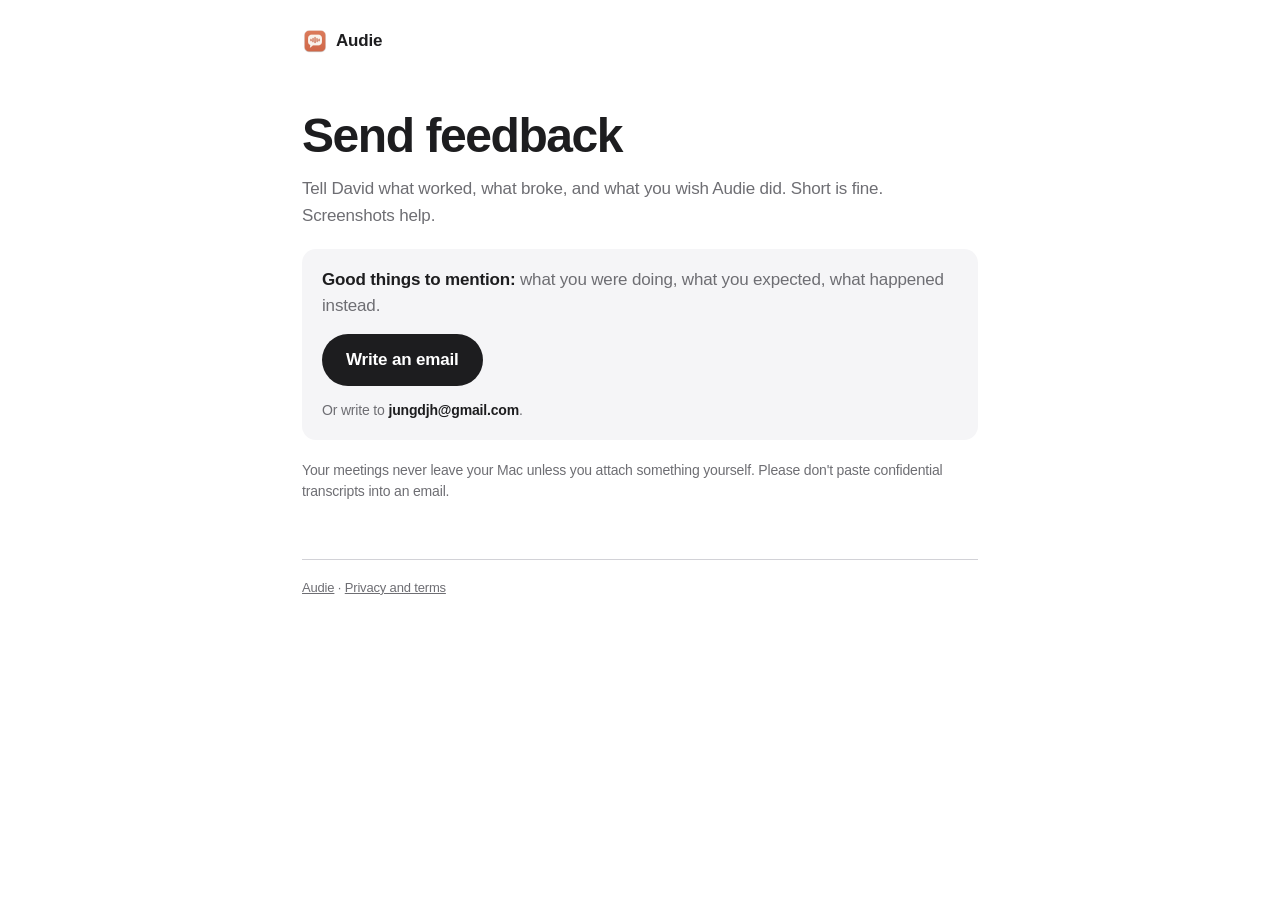
<file: feedback.html>
<!doctype html>
<html lang="en">
<meta charset="utf-8">
<meta name="viewport" content="width=device-width, initial-scale=1, viewport-fit=cover">
<title>Audie Feedback</title>
<meta name="robots" content="noindex, nofollow">
<link rel="icon" href="icon.png">
<link rel="stylesheet" href="_sub.css">
<div class="wrap">
  <a class="top" href="./"><img src="icon.png" alt="" width="26" height="26">Audie</a>
  <h1>Send feedback</h1>
  <p>Tell David what worked, what broke, and what you wish Audie did. Short is fine. Screenshots help.</p>
  <div class="box">
    <p style="margin:0 0 14px"><strong>Good things to mention:</strong> what you were doing, what you expected, what happened instead.</p>
    <a class="button" id="mail" href="mailto:jungdjh@gmail.com?subject=Audie%20feedback">Write an email</a>
    <p class="note" style="margin:14px 0 0">Or write to <span id="addr" style="color:var(--ink);font-weight:600;user-select:all">jungdjh@gmail.com</span>. <span id="ver"></span></p>
  </div>
  <p class="note">Your meetings never leave your Mac unless you attach something yourself. Please don't paste confidential transcripts into an email.</p>
  <footer><a href="./">Audie</a> · <a href="privacy.html">Privacy and terms</a></footer>
</div>
<script>
(() => {
  try { if (localStorage.getItem("audie-theme") === "dark") document.documentElement.setAttribute("data-theme", "dark"); } catch (e) {}
  const q = new URLSearchParams(location.search);
  const v = q.get("v"), os = q.get("macos");
  if (v) {
    const info = "Audie " + v + (os ? ", macOS " + os : "");
    document.getElementById("ver").textContent = "Your version: " + info + ".";
    const body = "\n\n—\n" + info;
    document.getElementById("mail").href = "mailto:jungdjh@gmail.com?subject=" + encodeURIComponent("Audie feedback (" + v + ")") + "&body=" + encodeURIComponent(body);
  }
})();
</script>

</html>
</file>
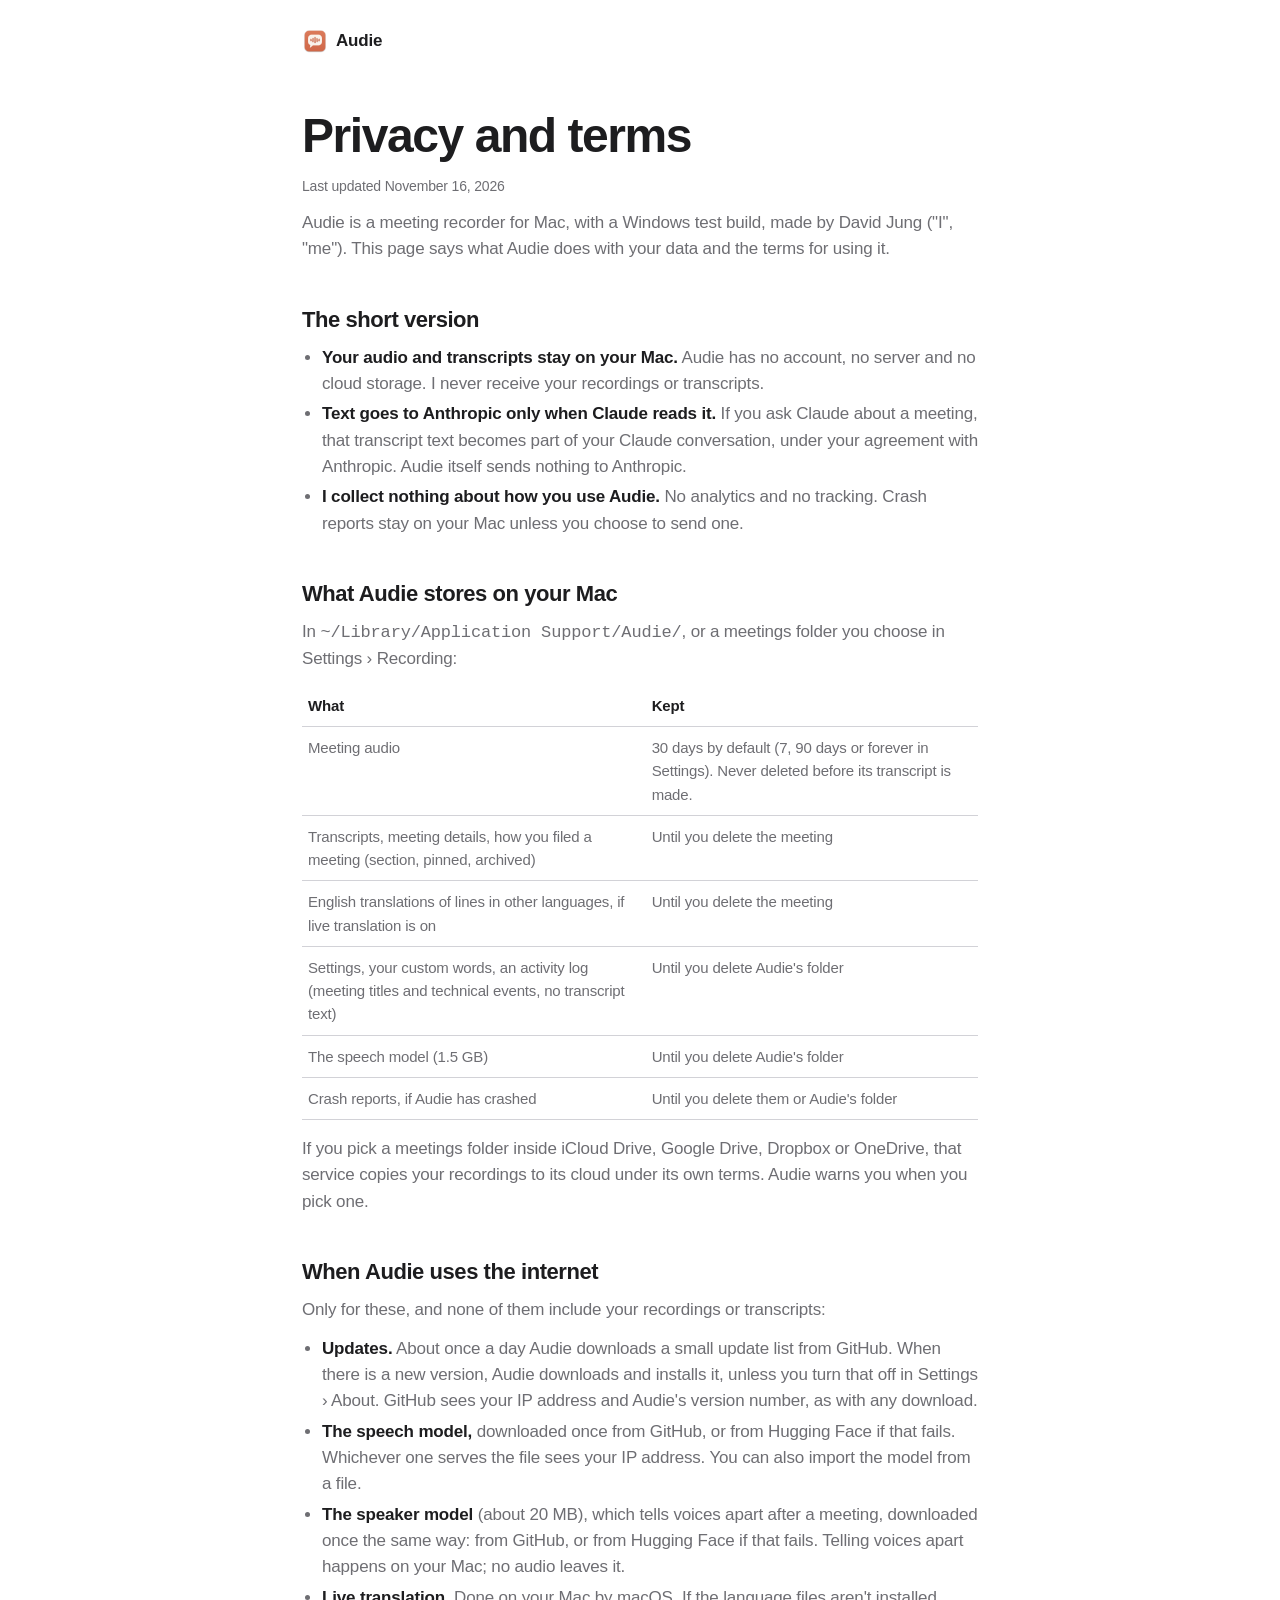
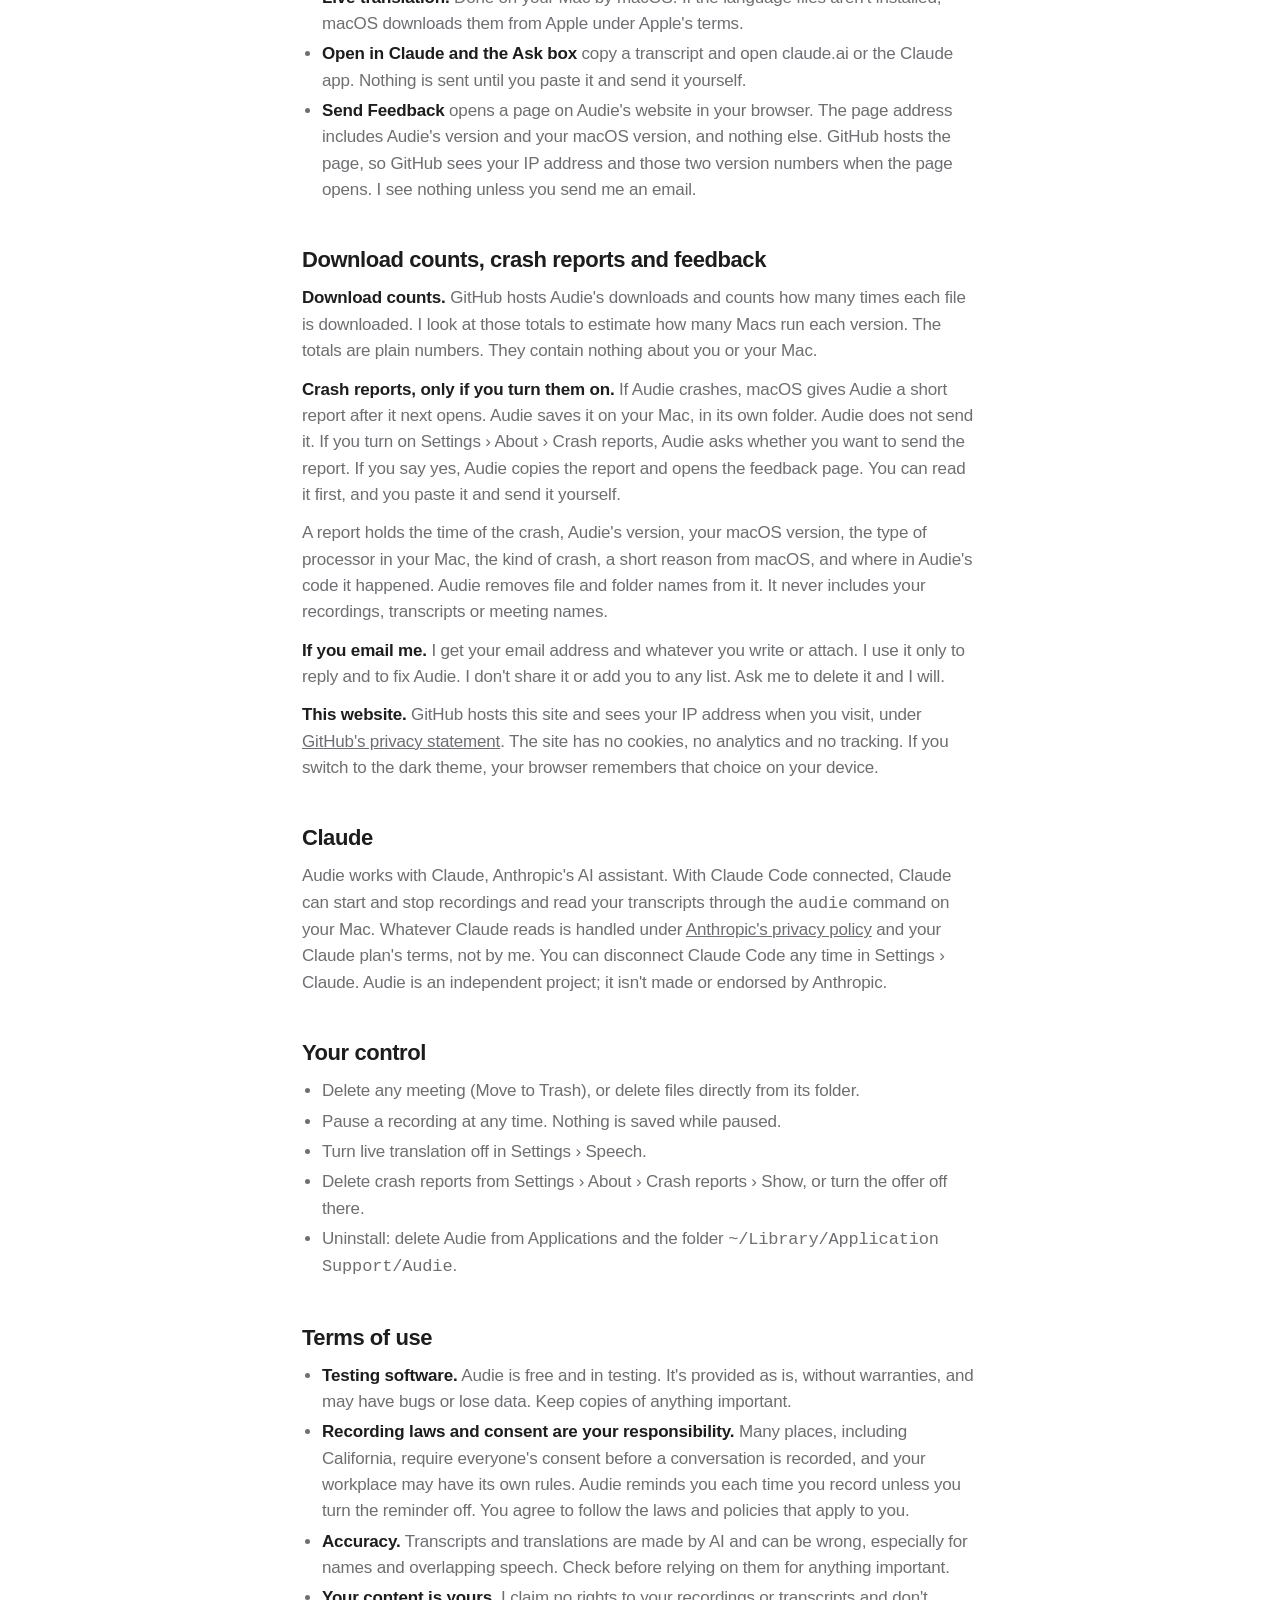
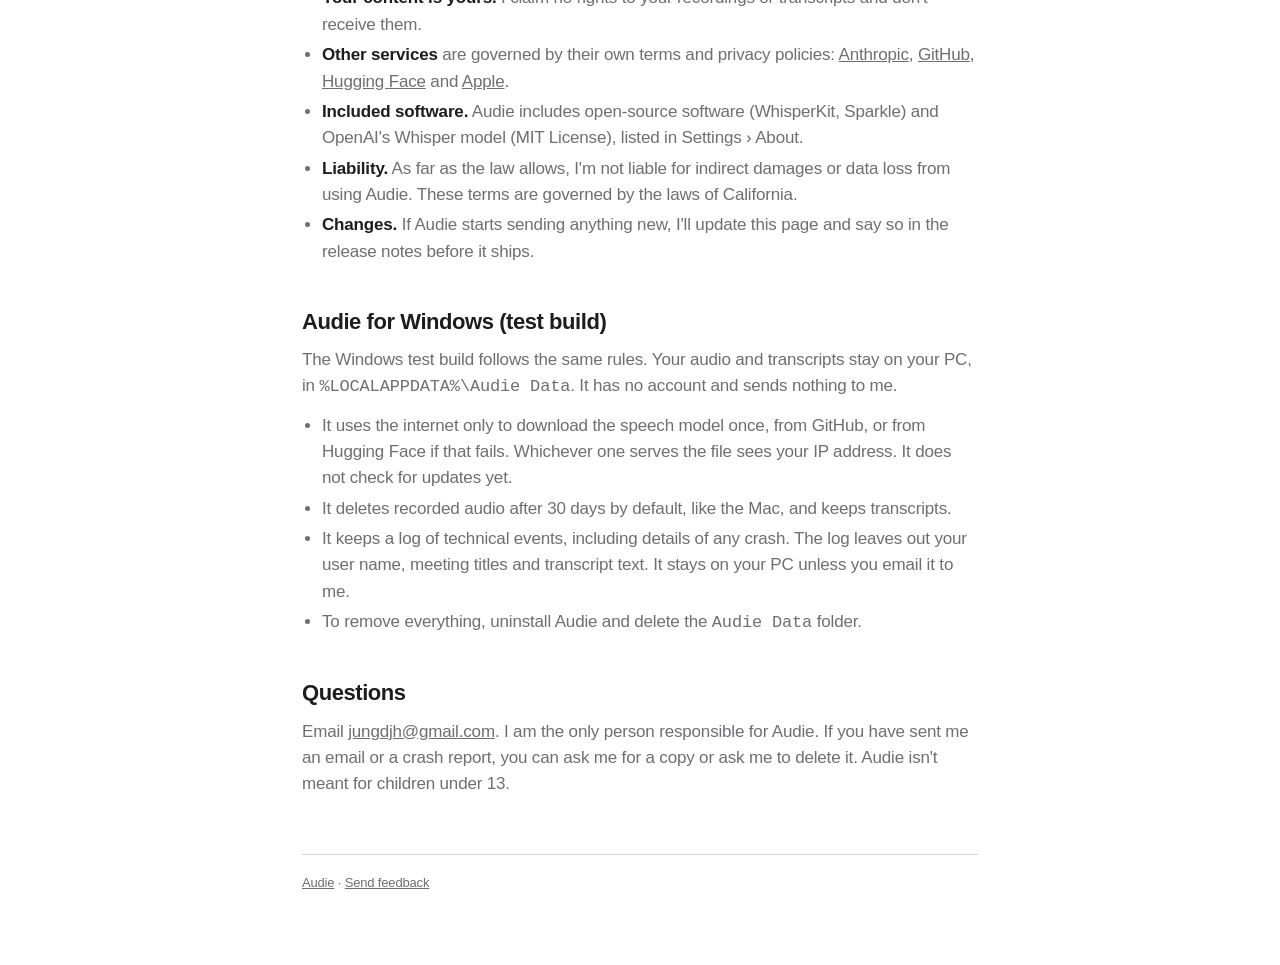
<file: privacy.html>
<!doctype html>
<html lang="en">
<meta charset="utf-8">
<meta name="viewport" content="width=device-width, initial-scale=1, viewport-fit=cover">
<title>Audie Privacy and Terms</title>
<meta name="robots" content="noindex, nofollow">
<link rel="icon" href="icon.png">
<link rel="stylesheet" href="_sub.css">
<div class="wrap">
  <a class="top" href="./"><img src="icon.png" alt="" width="26" height="26">Audie</a>
  <h1>Privacy and terms</h1>
  <p class="note">Last updated November 16, 2026</p>
  <p>Audie is a meeting recorder for Mac, with a Windows test build, made by David Jung ("I", "me"). This page says what Audie does with your data and the terms for using it.</p>

  <h2>The short version</h2>
  <ul>
    <li><strong>Your audio and transcripts stay on your Mac.</strong> Audie has no account, no server and no cloud storage. I never receive your recordings or transcripts.</li>
    <li><strong>Text goes to Anthropic only when Claude reads it.</strong> If you ask Claude about a meeting, that transcript text becomes part of your Claude conversation, under your agreement with Anthropic. Audie itself sends nothing to Anthropic.</li>
    <li><strong>I collect nothing about how you use Audie.</strong> No analytics and no tracking. Crash reports stay on your Mac unless you choose to send one.</li>
  </ul>

  <h2>What Audie stores on your Mac</h2>
  <p>In <code>~/Library/Application Support/Audie/</code>, or a meetings folder you choose in Settings › Recording:</p>
  <table>
    <tr><th>What</th><th>Kept</th></tr>
    <tr><td>Meeting audio</td><td>30 days by default (7, 90 days or forever in Settings). Never deleted before its transcript is made.</td></tr>
    <tr><td>Transcripts, meeting details, how you filed a meeting (section, pinned, archived)</td><td>Until you delete the meeting</td></tr>
    <tr><td>English translations of lines in other languages, if live translation is on</td><td>Until you delete the meeting</td></tr>
    <tr><td>Settings, your custom words, an activity log (meeting titles and technical events, no transcript text)</td><td>Until you delete Audie's folder</td></tr>
    <tr><td>The speech model (1.5 GB)</td><td>Until you delete Audie's folder</td></tr>
    <tr><td>Crash reports, if Audie has crashed</td><td>Until you delete them or Audie's folder</td></tr>
  </table>
  <p>If you pick a meetings folder inside iCloud Drive, Google Drive, Dropbox or OneDrive, that service copies your recordings to its cloud under its own terms. Audie warns you when you pick one.</p>

  <h2>When Audie uses the internet</h2>
  <p>Only for these, and none of them include your recordings or transcripts:</p>
  <ul>
    <li><strong>Updates.</strong> About once a day Audie downloads a small update list from GitHub. When there is a new version, Audie downloads and installs it, unless you turn that off in Settings › About. GitHub sees your IP address and Audie's version number, as with any download.</li>
    <li><strong>The speech model,</strong> downloaded once from GitHub, or from Hugging Face if that fails. Whichever one serves the file sees your IP address. You can also import the model from a file.</li>
    <li><strong>The speaker model</strong> (about 20 MB), which tells voices apart after a meeting, downloaded once the same way: from GitHub, or from Hugging Face if that fails. Telling voices apart happens on your Mac; no audio leaves it.</li>
    <li><strong>Live translation.</strong> Done on your Mac by macOS. If the language files aren't installed, macOS downloads them from Apple under Apple's terms.</li>
    <li><strong>Open in Claude and the Ask box</strong> copy a transcript and open claude.ai or the Claude app. Nothing is sent until you paste it and send it yourself.</li>
    <li><strong>Send Feedback</strong> opens a page on Audie's website in your browser. The page address includes Audie's version and your macOS version, and nothing else. GitHub hosts the page, so GitHub sees your IP address and those two version numbers when the page opens. I see nothing unless you send me an email.</li>
  </ul>

  <h2>Download counts, crash reports and feedback</h2>
  <p><strong>Download counts.</strong> GitHub hosts Audie's downloads and counts how many times each file is downloaded. I look at those totals to estimate how many Macs run each version. The totals are plain numbers. They contain nothing about you or your Mac.</p>
  <p><strong>Crash reports, only if you turn them on.</strong> If Audie crashes, macOS gives Audie a short report after it next opens. Audie saves it on your Mac, in its own folder. Audie does not send it. If you turn on Settings › About › Crash reports, Audie asks whether you want to send the report. If you say yes, Audie copies the report and opens the feedback page. You can read it first, and you paste it and send it yourself.</p>
  <p>A report holds the time of the crash, Audie's version, your macOS version, the type of processor in your Mac, the kind of crash, a short reason from macOS, and where in Audie's code it happened. Audie removes file and folder names from it. It never includes your recordings, transcripts or meeting names.</p>
  <p><strong>If you email me.</strong> I get your email address and whatever you write or attach. I use it only to reply and to fix Audie. I don't share it or add you to any list. Ask me to delete it and I will.</p>
  <p><strong>This website.</strong> GitHub hosts this site and sees your IP address when you visit, under <a href="https://docs.github.com/en/site-policy/privacy-policies/github-general-privacy-statement">GitHub's privacy statement</a>. The site has no cookies, no analytics and no tracking. If you switch to the dark theme, your browser remembers that choice on your device.</p>

  <h2>Claude</h2>
  <p>Audie works with Claude, Anthropic's AI assistant. With Claude Code connected, Claude can start and stop recordings and read your transcripts through the <code>audie</code> command on your Mac. Whatever Claude reads is handled under <a href="https://www.anthropic.com/legal/privacy">Anthropic's privacy policy</a> and your Claude plan's terms, not by me. You can disconnect Claude Code any time in Settings › Claude. Audie is an independent project; it isn't made or endorsed by Anthropic.</p>

  <h2>Your control</h2>
  <ul>
    <li>Delete any meeting (Move to Trash), or delete files directly from its folder.</li>
    <li>Pause a recording at any time. Nothing is saved while paused.</li>
    <li>Turn live translation off in Settings › Speech.</li>
    <li>Delete crash reports from Settings › About › Crash reports › Show, or turn the offer off there.</li>
    <li>Uninstall: delete Audie from Applications and the folder <code>~/Library/Application Support/Audie</code>.</li>
  </ul>

  <h2>Terms of use</h2>
  <ul>
    <li><strong>Testing software.</strong> Audie is free and in testing. It's provided as is, without warranties, and may have bugs or lose data. Keep copies of anything important.</li>
    <li><strong>Recording laws and consent are your responsibility.</strong> Many places, including California, require everyone's consent before a conversation is recorded, and your workplace may have its own rules. Audie reminds you each time you record unless you turn the reminder off. You agree to follow the laws and policies that apply to you.</li>
    <li><strong>Accuracy.</strong> Transcripts and translations are made by AI and can be wrong, especially for names and overlapping speech. Check before relying on them for anything important.</li>
    <li><strong>Your content is yours.</strong> I claim no rights to your recordings or transcripts and don't receive them.</li>
    <li><strong>Other services</strong> are governed by their own terms and privacy policies: <a href="https://www.anthropic.com/legal/privacy">Anthropic</a>, <a href="https://docs.github.com/en/site-policy/privacy-policies/github-general-privacy-statement">GitHub</a>, <a href="https://huggingface.co/privacy">Hugging Face</a> and <a href="https://www.apple.com/legal/privacy/">Apple</a>.</li>
    <li><strong>Included software.</strong> Audie includes open-source software (WhisperKit, Sparkle) and OpenAI's Whisper model (MIT License), listed in Settings › About.</li>
    <li><strong>Liability.</strong> As far as the law allows, I'm not liable for indirect damages or data loss from using Audie. These terms are governed by the laws of California.</li>
    <li><strong>Changes.</strong> If Audie starts sending anything new, I'll update this page and say so in the release notes before it ships.</li>
  </ul>

  <h2>Audie for Windows (test build)</h2>
  <p>The Windows test build follows the same rules. Your audio and transcripts stay on your PC, in <code>%LOCALAPPDATA%\Audie Data</code>. It has no account and sends nothing to me.</p>
  <ul>
    <li>It uses the internet only to download the speech model once, from GitHub, or from Hugging Face if that fails. Whichever one serves the file sees your IP address. It does not check for updates yet.</li>
    <li>It deletes recorded audio after 30 days by default, like the Mac, and keeps transcripts.</li>
    <li>It keeps a log of technical events, including details of any crash. The log leaves out your user name, meeting titles and transcript text. It stays on your PC unless you email it to me.</li>
    <li>To remove everything, uninstall Audie and delete the <code>Audie Data</code> folder.</li>
  </ul>

  <h2>Questions</h2>
  <p>Email <a href="mailto:jungdjh@gmail.com?subject=Audie%20privacy">jungdjh@gmail.com</a>. I am the only person responsible for Audie. If you have sent me an email or a crash report, you can ask me for a copy or ask me to delete it. Audie isn't meant for children under 13.</p>
  <footer><a href="./">Audie</a> · <a href="feedback.html">Send feedback</a></footer>
</div>
<script>try { if (localStorage.getItem("audie-theme") === "dark") document.documentElement.setAttribute("data-theme", "dark"); } catch (e) {}</script>

</html>
</file>
<file: _sub.css>
:root{--bg:#FFFFFF;--ink:#1D1D1F;--gray:#6E6E73;--line:#D2D2D7;--alt:#F5F5F7;--font:-apple-system,BlinkMacSystemFont,"SF Pro Text",Inter,"Helvetica Neue",Arial,sans-serif;color-scheme:light}
:root[data-theme="dark"]{--bg:#000000;--ink:#F5F5F7;--gray:#A1A1A6;--line:#3A3A3C;--alt:#111113;color-scheme:dark}
*{box-sizing:border-box}
body{margin:0;background:var(--bg);color:var(--ink);font:17px/1.55 var(--font);letter-spacing:-0.01em;-webkit-font-smoothing:antialiased}
a{color:inherit}
.wrap{max-width:720px;margin:0 auto;padding:28px max(22px,env(safe-area-inset-left,0px)) 72px}
.top{display:flex;align-items:center;gap:8px;font-weight:600;text-decoration:none;font-size:17px}
.top img{width:26px;height:26px}
h1{font-size:clamp(34px,6vw,48px);line-height:1.08;letter-spacing:-0.03em;margin:56px 0 14px}
h2{font-size:22px;letter-spacing:-0.02em;margin:40px 0 8px}
p,li{color:var(--gray)}
p{margin:0 0 12px}
strong{color:var(--ink);font-weight:600}
ul{padding-left:20px;margin:0 0 12px}
li{margin:4px 0}
table{width:100%;border-collapse:collapse;font-size:15px;margin:8px 0 16px}
td,th{border-bottom:1px solid var(--line);padding:9px 6px;text-align:left;vertical-align:top}
th{color:var(--ink);font-weight:600}
td{color:var(--gray)}
.button{display:inline-block;background:var(--ink);color:var(--bg);text-decoration:none;font-weight:600;padding:13px 24px;border-radius:999px}
.note{font-size:14px;color:var(--gray)}
.box{background:var(--alt);border-radius:14px;padding:18px 20px;margin:20px 0}
footer{margin-top:56px;border-top:1px solid var(--line);padding-top:18px;font-size:13px;color:var(--gray)}
</file>
